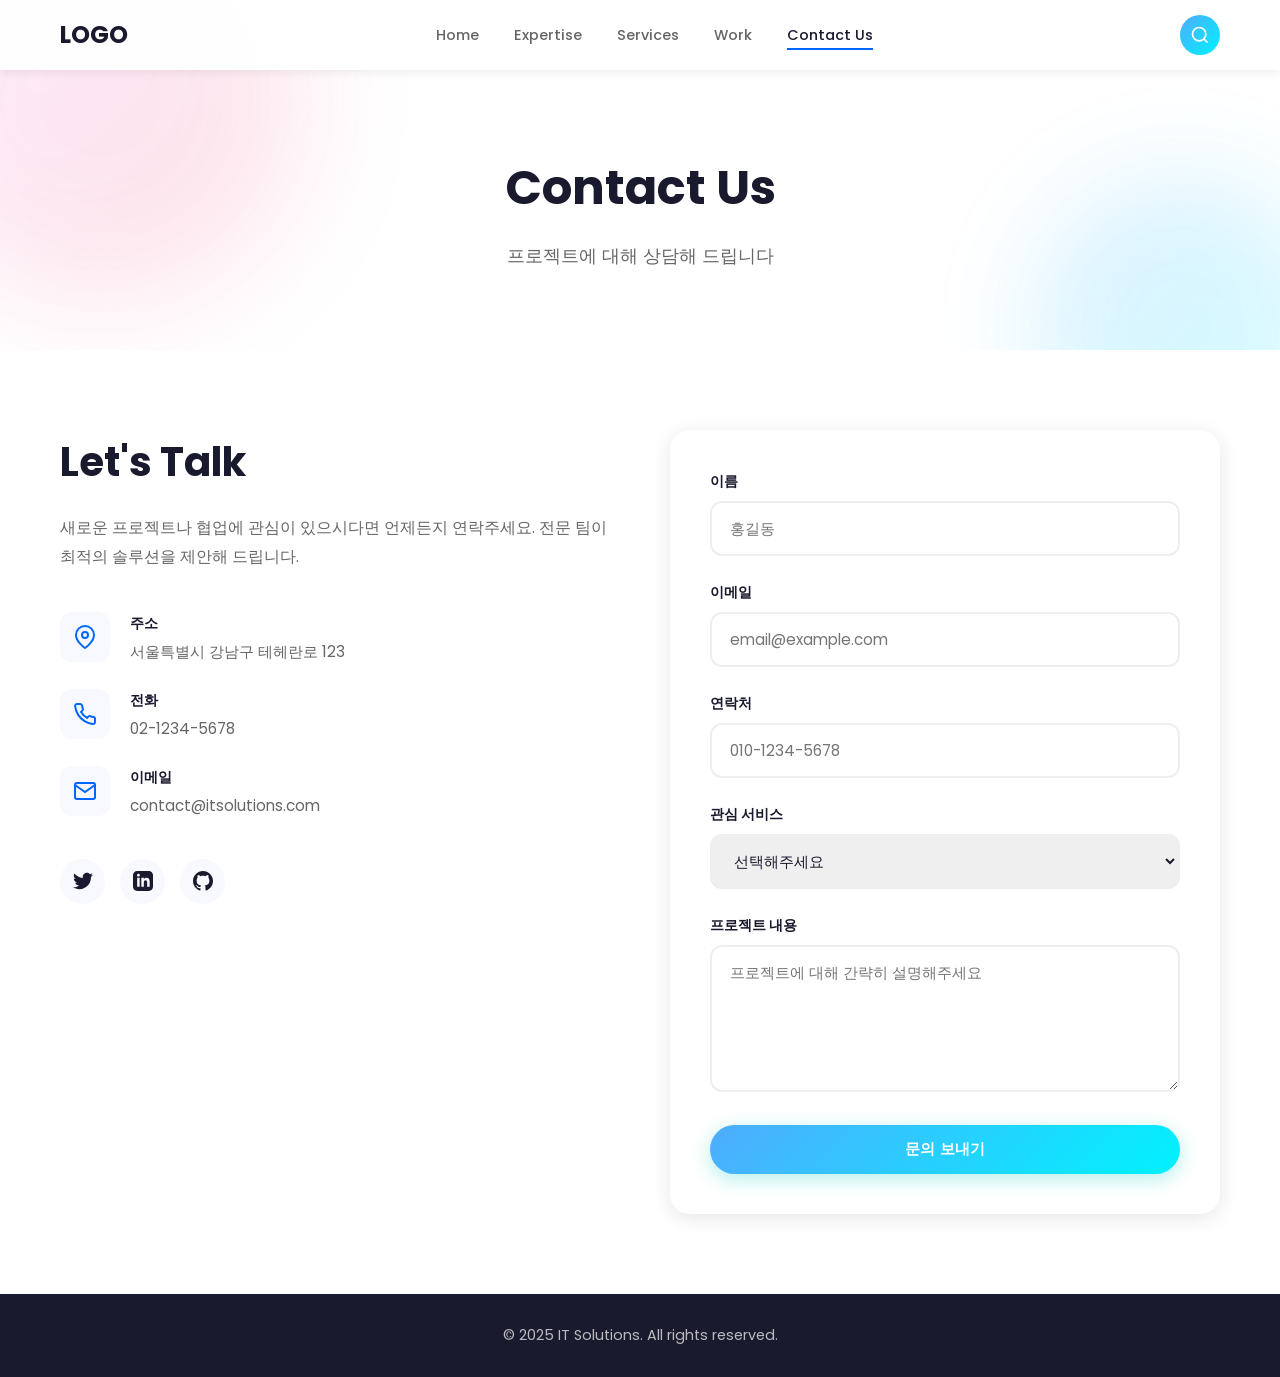
<file: contact.html>
<!DOCTYPE html>
<html lang="ko">
<head>
    <meta charset="UTF-8">
    <meta name="viewport" content="width=device-width, initial-scale=1.0">
    <title>Portfolio - Contact Us</title>
    <link rel="stylesheet" href="style.css">
    <link rel="preconnect" href="https://fonts.googleapis.com">
    <link rel="preconnect" href="https://fonts.gstatic.com" crossorigin>
    <link href="https://fonts.googleapis.com/css2?family=Poppins:wght@300;400;500;600;700;800&display=swap" rel="stylesheet">
</head>
<body>
    <!-- Header -->
    <header class="header">
        <div class="container">
            <a href="index.html" class="logo">LOGO</a>
            <nav class="nav">
                <ul class="nav-list">
                    <li><a href="index.html">Home</a></li>
                    <li><a href="expertise.html">Expertise</a></li>
                    <li><a href="services.html">Services</a></li>
                    <li><a href="work.html">Work</a></li>
                    <li><a href="contact.html" class="active">Contact Us</a></li>
                </ul>
            </nav>
            <button class="search-btn">
                <svg width="20" height="20" viewBox="0 0 24 24" fill="none" stroke="currentColor" stroke-width="2">
                    <circle cx="11" cy="11" r="8"></circle>
                    <path d="m21 21-4.35-4.35"></path>
                </svg>
            </button>
            <button class="mobile-menu-btn">
                <span></span>
                <span></span>
                <span></span>
            </button>
        </div>
    </header>

    <!-- Page Hero -->
    <section class="page-hero">
        <div class="hero-decoration">
            <div class="decoration-circle circle-1"></div>
            <div class="decoration-circle circle-2"></div>
        </div>
        <div class="container">
            <h1 class="page-title">Contact Us</h1>
            <p class="page-subtitle">프로젝트에 대해 상담해 드립니다</p>
        </div>
    </section>

    <!-- Contact Section -->
    <section class="contact-section">
        <div class="container">
            <div class="contact-wrapper">
                <div class="contact-info">
                    <h2>Let's Talk</h2>
                    <p>새로운 프로젝트나 협업에 관심이 있으시다면 언제든지 연락주세요. 전문 팀이 최적의 솔루션을 제안해 드립니다.</p>
                    
                    <div class="contact-details">
                        <div class="contact-item">
                            <div class="contact-icon">
                                <svg viewBox="0 0 24 24" fill="none" stroke="currentColor" stroke-width="2">
                                    <path d="M21 10c0 7-9 13-9 13s-9-6-9-13a9 9 0 0 1 18 0z"/>
                                    <circle cx="12" cy="10" r="3"/>
                                </svg>
                            </div>
                            <div>
                                <h4>주소</h4>
                                <p>서울특별시 강남구 테헤란로 123</p>
                            </div>
                        </div>
                        
                        <div class="contact-item">
                            <div class="contact-icon">
                                <svg viewBox="0 0 24 24" fill="none" stroke="currentColor" stroke-width="2">
                                    <path d="M22 16.92v3a2 2 0 0 1-2.18 2 19.79 19.79 0 0 1-8.63-3.07 19.5 19.5 0 0 1-6-6 19.79 19.79 0 0 1-3.07-8.67A2 2 0 0 1 4.11 2h3a2 2 0 0 1 2 1.72 12.84 12.84 0 0 0 .7 2.81 2 2 0 0 1-.45 2.11L8.09 9.91a16 16 0 0 0 6 6l1.27-1.27a2 2 0 0 1 2.11-.45 12.84 12.84 0 0 0 2.81.7A2 2 0 0 1 22 16.92z"/>
                                </svg>
                            </div>
                            <div>
                                <h4>전화</h4>
                                <p>02-1234-5678</p>
                            </div>
                        </div>
                        
                        <div class="contact-item">
                            <div class="contact-icon">
                                <svg viewBox="0 0 24 24" fill="none" stroke="currentColor" stroke-width="2">
                                    <path d="M4 4h16c1.1 0 2 .9 2 2v12c0 1.1-.9 2-2 2H4c-1.1 0-2-.9-2-2V6c0-1.1.9-2 2-2z"/>
                                    <polyline points="22,6 12,13 2,6"/>
                                </svg>
                            </div>
                            <div>
                                <h4>이메일</h4>
                                <p>contact@itsolutions.com</p>
                            </div>
                        </div>
                    </div>

                    <div class="social-links">
                        <a href="#" class="social-link">
                            <svg viewBox="0 0 24 24" fill="currentColor">
                                <path d="M24 4.557c-.883.392-1.832.656-2.828.775 1.017-.609 1.798-1.574 2.165-2.724-.951.564-2.005.974-3.127 1.195-.897-.957-2.178-1.555-3.594-1.555-3.179 0-5.515 2.966-4.797 6.045-4.091-.205-7.719-2.165-10.148-5.144-1.29 2.213-.669 5.108 1.523 6.574-.806-.026-1.566-.247-2.229-.616-.054 2.281 1.581 4.415 3.949 4.89-.693.188-1.452.232-2.224.084.626 1.956 2.444 3.379 4.6 3.419-2.07 1.623-4.678 2.348-7.29 2.04 2.179 1.397 4.768 2.212 7.548 2.212 9.142 0 14.307-7.721 13.995-14.646.962-.695 1.797-1.562 2.457-2.549z"/>
                            </svg>
                        </a>
                        <a href="#" class="social-link">
                            <svg viewBox="0 0 24 24" fill="currentColor">
                                <path d="M19 0h-14c-2.761 0-5 2.239-5 5v14c0 2.761 2.239 5 5 5h14c2.762 0 5-2.239 5-5v-14c0-2.761-2.238-5-5-5zm-11 19h-3v-11h3v11zm-1.5-12.268c-.966 0-1.75-.79-1.75-1.764s.784-1.764 1.75-1.764 1.75.79 1.75 1.764-.783 1.764-1.75 1.764zm13.5 12.268h-3v-5.604c0-3.368-4-3.113-4 0v5.604h-3v-11h3v1.765c1.396-2.586 7-2.777 7 2.476v6.759z"/>
                            </svg>
                        </a>
                        <a href="#" class="social-link">
                            <svg viewBox="0 0 24 24" fill="currentColor">
                                <path d="M12 0c-6.626 0-12 5.373-12 12 0 5.302 3.438 9.8 8.207 11.387.599.111.793-.261.793-.577v-2.234c-3.338.726-4.033-1.416-4.033-1.416-.546-1.387-1.333-1.756-1.333-1.756-1.089-.745.083-.729.083-.729 1.205.084 1.839 1.237 1.839 1.237 1.07 1.834 2.807 1.304 3.492.997.107-.775.418-1.305.762-1.604-2.665-.305-5.467-1.334-5.467-5.931 0-1.311.469-2.381 1.236-3.221-.124-.303-.535-1.524.117-3.176 0 0 1.008-.322 3.301 1.23.957-.266 1.983-.399 3.003-.404 1.02.005 2.047.138 3.006.404 2.291-1.552 3.297-1.23 3.297-1.23.653 1.653.242 2.874.118 3.176.77.84 1.235 1.911 1.235 3.221 0 4.609-2.807 5.624-5.479 5.921.43.372.823 1.102.823 2.222v3.293c0 .319.192.694.801.576 4.765-1.589 8.199-6.086 8.199-11.386 0-6.627-5.373-12-12-12z"/>
                            </svg>
                        </a>
                    </div>
                </div>

                <div class="contact-form-wrapper">
                    <form class="contact-form" id="contactForm">
                        <div class="form-group">
                            <label for="name">이름</label>
                            <input type="text" id="name" name="name" required placeholder="홍길동">
                        </div>
                        <div class="form-group">
                            <label for="email">이메일</label>
                            <input type="email" id="email" name="email" required placeholder="email@example.com">
                        </div>
                        <div class="form-group">
                            <label for="phone">연락처</label>
                            <input type="tel" id="phone" name="phone" placeholder="010-1234-5678">
                        </div>
                        <div class="form-group">
                            <label for="service">관심 서비스</label>
                            <select id="service" name="service">
                                <option value="">선택해주세요</option>
                                <option value="web">웹 개발</option>
                                <option value="mobile">모바일 앱 개발</option>
                                <option value="design">UI/UX 디자인</option>
                                <option value="security">서버 보안</option>
                                <option value="consulting">IT 컨설팅</option>
                            </select>
                        </div>
                        <div class="form-group">
                            <label for="message">프로젝트 내용</label>
                            <textarea id="message" name="message" rows="5" required placeholder="프로젝트에 대해 간략히 설명해주세요"></textarea>
                        </div>
                        <button type="submit" class="btn btn-primary btn-full">문의 보내기</button>
                    </form>
                </div>
            </div>
        </div>
    </section>

    <!-- Footer -->
    <footer class="footer">
        <div class="container">
            <p>&copy; 2025 IT Solutions. All rights reserved.</p>
        </div>
    </footer>

    <script src="main.js"></script>
</body>
</html>
</file>
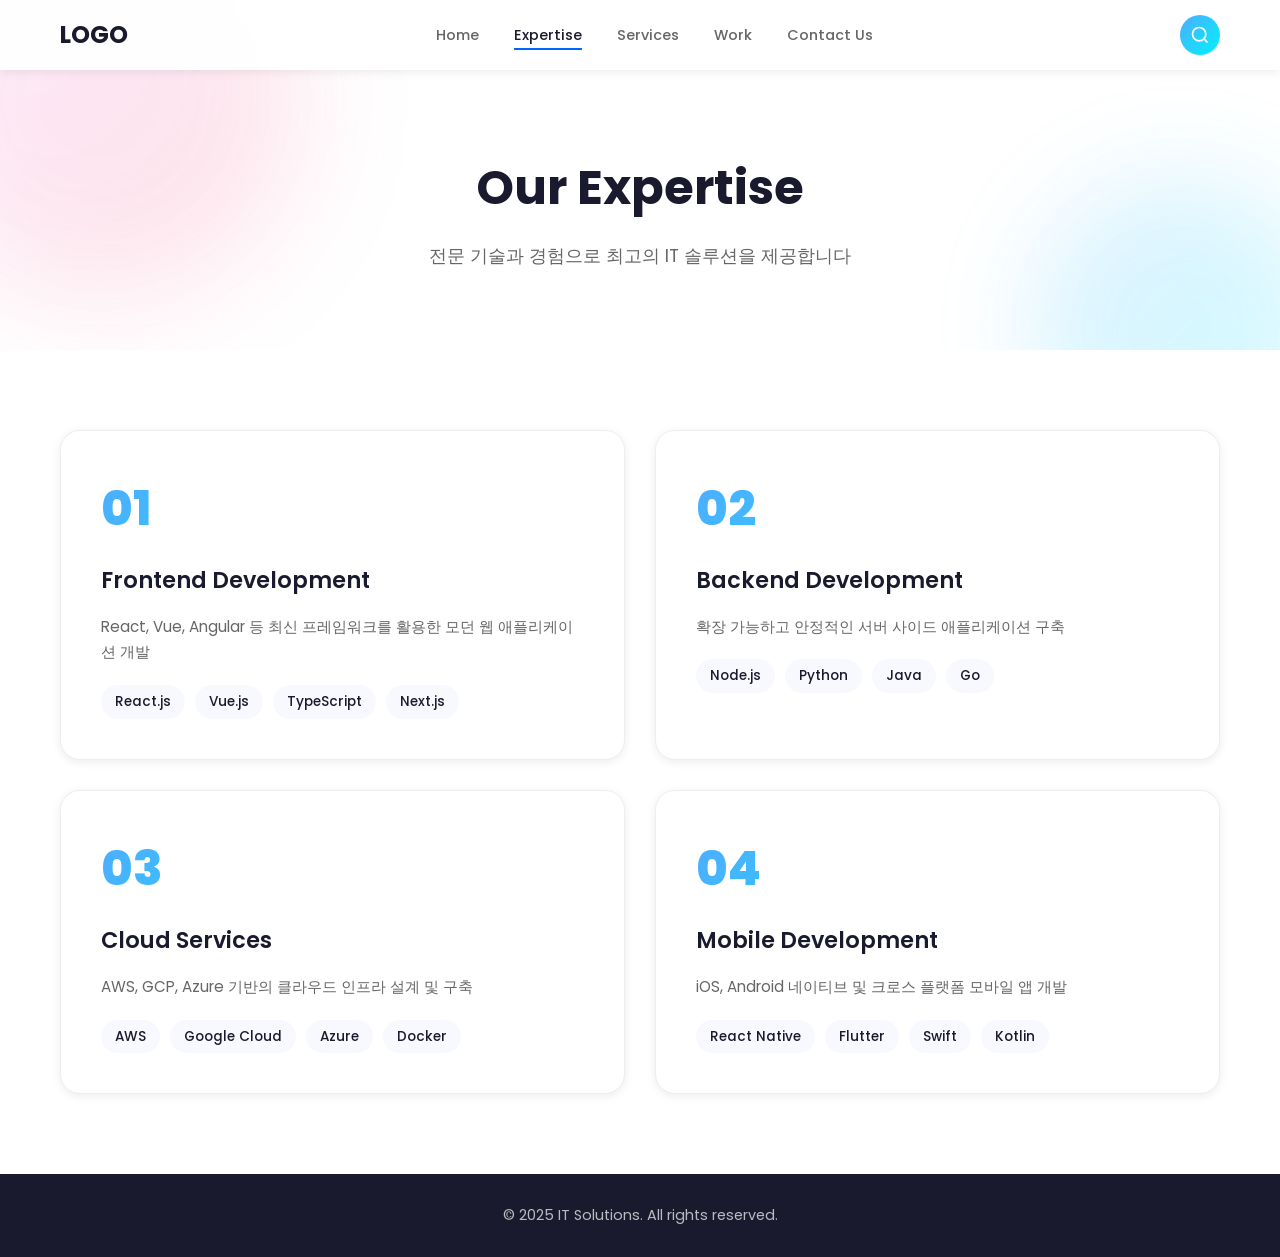
<file: expertise.html>
<!DOCTYPE html>
<html lang="ko">
<head>
    <meta charset="UTF-8">
    <meta name="viewport" content="width=device-width, initial-scale=1.0">
    <title>Portfolio - Expertise</title>
    <link rel="stylesheet" href="style.css">
    <link rel="preconnect" href="https://fonts.googleapis.com">
    <link rel="preconnect" href="https://fonts.gstatic.com" crossorigin>
    <link href="https://fonts.googleapis.com/css2?family=Poppins:wght@300;400;500;600;700;800&display=swap" rel="stylesheet">
</head>
<body>
    <!-- Header -->
    <header class="header">
        <div class="container">
            <a href="index.html" class="logo">LOGO</a>
            <nav class="nav">
                <ul class="nav-list">
                    <li><a href="index.html">Home</a></li>
                    <li><a href="expertise.html" class="active">Expertise</a></li>
                    <li><a href="services.html">Services</a></li>
                    <li><a href="work.html">Work</a></li>
                    <li><a href="contact.html">Contact Us</a></li>
                </ul>
            </nav>
            <button class="search-btn">
                <svg width="20" height="20" viewBox="0 0 24 24" fill="none" stroke="currentColor" stroke-width="2">
                    <circle cx="11" cy="11" r="8"></circle>
                    <path d="m21 21-4.35-4.35"></path>
                </svg>
            </button>
            <button class="mobile-menu-btn">
                <span></span>
                <span></span>
                <span></span>
            </button>
        </div>
    </header>

    <!-- Page Hero -->
    <section class="page-hero">
        <div class="hero-decoration">
            <div class="decoration-circle circle-1"></div>
            <div class="decoration-circle circle-2"></div>
        </div>
        <div class="container">
            <h1 class="page-title">Our Expertise</h1>
            <p class="page-subtitle">전문 기술과 경험으로 최고의 IT 솔루션을 제공합니다</p>
        </div>
    </section>

    <!-- Expertise Section -->
    <section class="expertise-section">
        <div class="container">
            <div class="expertise-grid">
                <div class="expertise-card">
                    <div class="expertise-number">01</div>
                    <h3>Frontend Development</h3>
                    <p>React, Vue, Angular 등 최신 프레임워크를 활용한 모던 웹 애플리케이션 개발</p>
                    <ul class="tech-list">
                        <li>React.js</li>
                        <li>Vue.js</li>
                        <li>TypeScript</li>
                        <li>Next.js</li>
                    </ul>
                </div>
                <div class="expertise-card">
                    <div class="expertise-number">02</div>
                    <h3>Backend Development</h3>
                    <p>확장 가능하고 안정적인 서버 사이드 애플리케이션 구축</p>
                    <ul class="tech-list">
                        <li>Node.js</li>
                        <li>Python</li>
                        <li>Java</li>
                        <li>Go</li>
                    </ul>
                </div>
                <div class="expertise-card">
                    <div class="expertise-number">03</div>
                    <h3>Cloud Services</h3>
                    <p>AWS, GCP, Azure 기반의 클라우드 인프라 설계 및 구축</p>
                    <ul class="tech-list">
                        <li>AWS</li>
                        <li>Google Cloud</li>
                        <li>Azure</li>
                        <li>Docker</li>
                    </ul>
                </div>
                <div class="expertise-card">
                    <div class="expertise-number">04</div>
                    <h3>Mobile Development</h3>
                    <p>iOS, Android 네이티브 및 크로스 플랫폼 모바일 앱 개발</p>
                    <ul class="tech-list">
                        <li>React Native</li>
                        <li>Flutter</li>
                        <li>Swift</li>
                        <li>Kotlin</li>
                    </ul>
                </div>
            </div>
        </div>
    </section>

    <!-- Footer -->
    <footer class="footer">
        <div class="container">
            <p>&copy; 2025 IT Solutions. All rights reserved.</p>
        </div>
    </footer>

    <script src="main.js"></script>
</body>
</html>
</file>
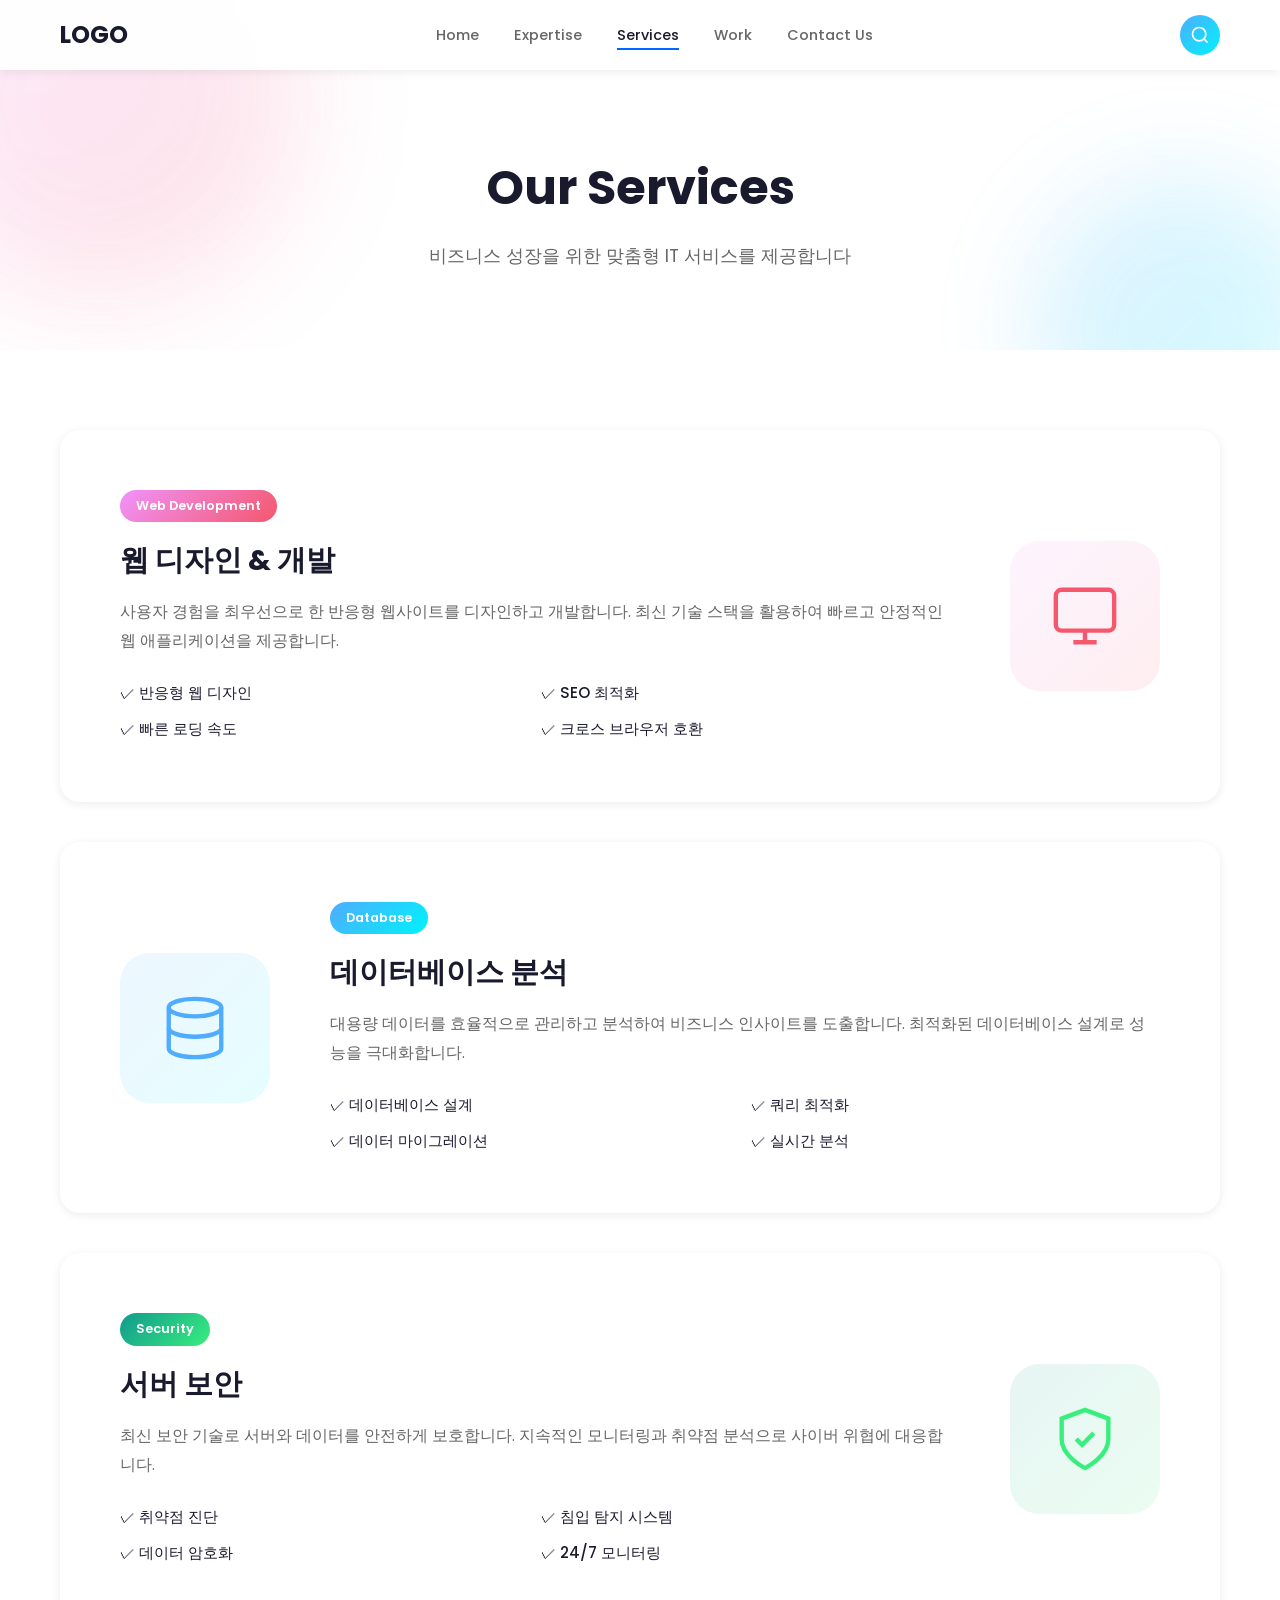
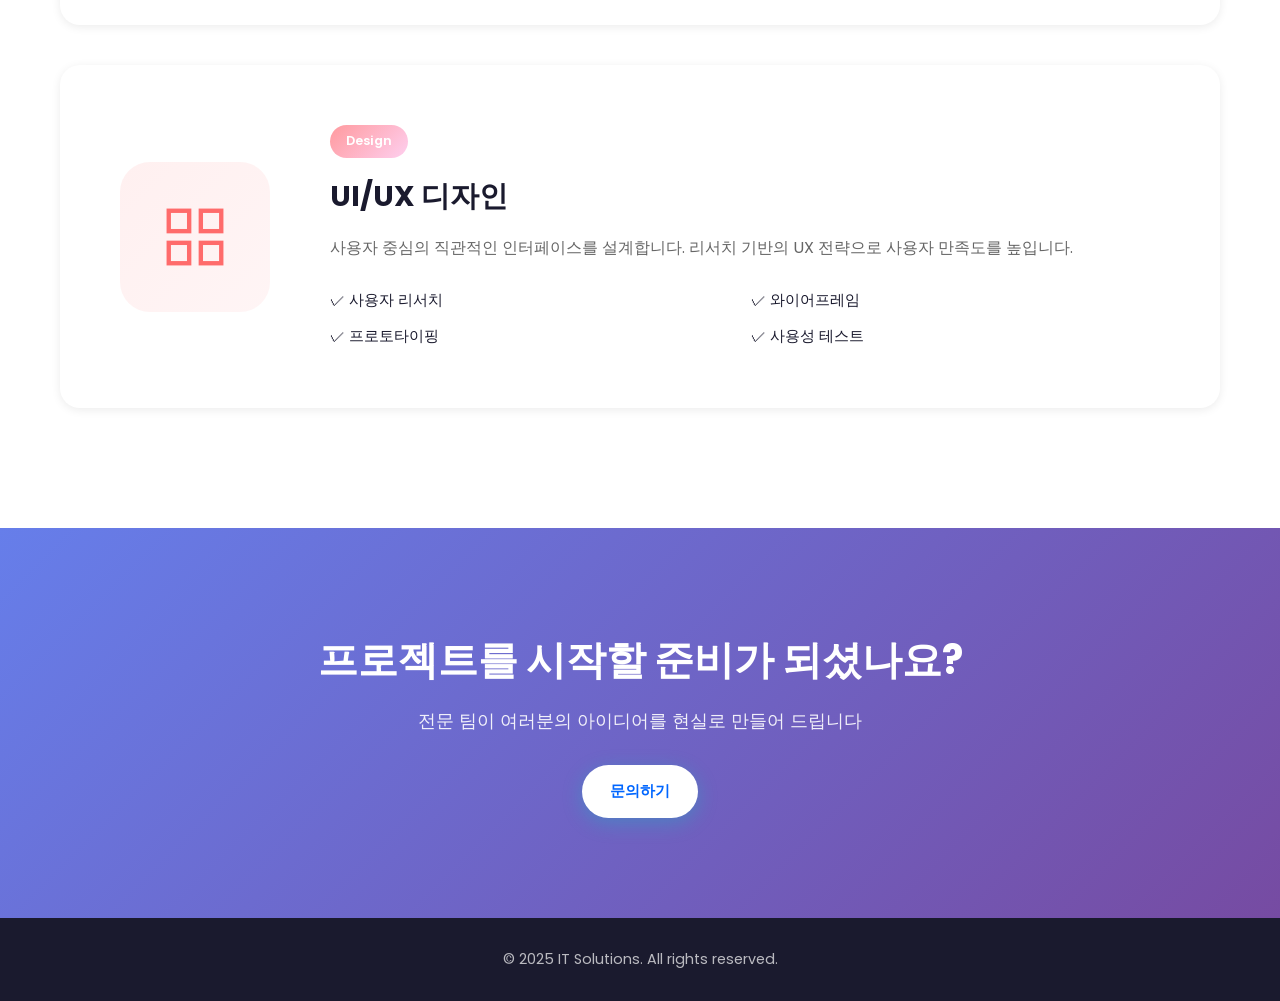
<file: services.html>
<!DOCTYPE html>
<html lang="ko">
<head>
    <meta charset="UTF-8">
    <meta name="viewport" content="width=device-width, initial-scale=1.0">
    <title>Portfolio - Services</title>
    <link rel="stylesheet" href="style.css">
    <link rel="preconnect" href="https://fonts.googleapis.com">
    <link rel="preconnect" href="https://fonts.gstatic.com" crossorigin>
    <link href="https://fonts.googleapis.com/css2?family=Poppins:wght@300;400;500;600;700;800&display=swap" rel="stylesheet">
</head>
<body>
    <!-- Header -->
    <header class="header">
        <div class="container">
            <a href="index.html" class="logo">LOGO</a>
            <nav class="nav">
                <ul class="nav-list">
                    <li><a href="index.html">Home</a></li>
                    <li><a href="expertise.html">Expertise</a></li>
                    <li><a href="services.html" class="active">Services</a></li>
                    <li><a href="work.html">Work</a></li>
                    <li><a href="contact.html">Contact Us</a></li>
                </ul>
            </nav>
            <button class="search-btn">
                <svg width="20" height="20" viewBox="0 0 24 24" fill="none" stroke="currentColor" stroke-width="2">
                    <circle cx="11" cy="11" r="8"></circle>
                    <path d="m21 21-4.35-4.35"></path>
                </svg>
            </button>
            <button class="mobile-menu-btn">
                <span></span>
                <span></span>
                <span></span>
            </button>
        </div>
    </header>

    <!-- Page Hero -->
    <section class="page-hero">
        <div class="hero-decoration">
            <div class="decoration-circle circle-1"></div>
            <div class="decoration-circle circle-2"></div>
        </div>
        <div class="container">
            <h1 class="page-title">Our Services</h1>
            <p class="page-subtitle">비즈니스 성장을 위한 맞춤형 IT 서비스를 제공합니다</p>
        </div>
    </section>

    <!-- Services Detail Section -->
    <section class="services-detail">
        <div class="container">
            <div class="service-detail-card">
                <div class="service-detail-content">
                    <span class="service-tag">Web Development</span>
                    <h2>웹 디자인 & 개발</h2>
                    <p>사용자 경험을 최우선으로 한 반응형 웹사이트를 디자인하고 개발합니다. 최신 기술 스택을 활용하여 빠르고 안정적인 웹 애플리케이션을 제공합니다.</p>
                    <ul class="service-features">
                        <li>✓ 반응형 웹 디자인</li>
                        <li>✓ SEO 최적화</li>
                        <li>✓ 빠른 로딩 속도</li>
                        <li>✓ 크로스 브라우저 호환</li>
                    </ul>
                </div>
                <div class="service-detail-icon">
                    <svg viewBox="0 0 24 24" fill="none" stroke="currentColor" stroke-width="1.5">
                        <rect x="2" y="3" width="20" height="14" rx="2"/>
                        <path d="M8 21h8M12 17v4"/>
                    </svg>
                </div>
            </div>

            <div class="service-detail-card reverse">
                <div class="service-detail-content">
                    <span class="service-tag blue">Database</span>
                    <h2>데이터베이스 분석</h2>
                    <p>대용량 데이터를 효율적으로 관리하고 분석하여 비즈니스 인사이트를 도출합니다. 최적화된 데이터베이스 설계로 성능을 극대화합니다.</p>
                    <ul class="service-features">
                        <li>✓ 데이터베이스 설계</li>
                        <li>✓ 쿼리 최적화</li>
                        <li>✓ 데이터 마이그레이션</li>
                        <li>✓ 실시간 분석</li>
                    </ul>
                </div>
                <div class="service-detail-icon blue">
                    <svg viewBox="0 0 24 24" fill="none" stroke="currentColor" stroke-width="1.5">
                        <ellipse cx="12" cy="5" rx="9" ry="3"/>
                        <path d="M3 5v7c0 1.66 4 3 9 3s9-1.34 9-3V5"/>
                        <path d="M3 12v7c0 1.66 4 3 9 3s9-1.34 9-3v-7"/>
                    </svg>
                </div>
            </div>

            <div class="service-detail-card">
                <div class="service-detail-content">
                    <span class="service-tag green">Security</span>
                    <h2>서버 보안</h2>
                    <p>최신 보안 기술로 서버와 데이터를 안전하게 보호합니다. 지속적인 모니터링과 취약점 분석으로 사이버 위협에 대응합니다.</p>
                    <ul class="service-features">
                        <li>✓ 취약점 진단</li>
                        <li>✓ 침입 탐지 시스템</li>
                        <li>✓ 데이터 암호화</li>
                        <li>✓ 24/7 모니터링</li>
                    </ul>
                </div>
                <div class="service-detail-icon green">
                    <svg viewBox="0 0 24 24" fill="none" stroke="currentColor" stroke-width="1.5">
                        <path d="M12 22s8-4 8-10V5l-8-3-8 3v7c0 6 8 10 8 10z"/>
                        <path d="m9 12 2 2 4-4"/>
                    </svg>
                </div>
            </div>

            <div class="service-detail-card reverse">
                <div class="service-detail-content">
                    <span class="service-tag orange">Design</span>
                    <h2>UI/UX 디자인</h2>
                    <p>사용자 중심의 직관적인 인터페이스를 설계합니다. 리서치 기반의 UX 전략으로 사용자 만족도를 높입니다.</p>
                    <ul class="service-features">
                        <li>✓ 사용자 리서치</li>
                        <li>✓ 와이어프레임</li>
                        <li>✓ 프로토타이핑</li>
                        <li>✓ 사용성 테스트</li>
                    </ul>
                </div>
                <div class="service-detail-icon orange">
                    <svg viewBox="0 0 24 24" fill="none" stroke="currentColor" stroke-width="1.5">
                        <rect x="3" y="3" width="7" height="7"/>
                        <rect x="14" y="3" width="7" height="7"/>
                        <rect x="3" y="14" width="7" height="7"/>
                        <rect x="14" y="14" width="7" height="7"/>
                    </svg>
                </div>
            </div>
        </div>
    </section>

    <!-- CTA Section -->
    <section class="cta-section">
        <div class="container">
            <h2>프로젝트를 시작할 준비가 되셨나요?</h2>
            <p>전문 팀이 여러분의 아이디어를 현실로 만들어 드립니다</p>
            <a href="contact.html" class="btn btn-primary">문의하기</a>
        </div>
    </section>

    <!-- Footer -->
    <footer class="footer">
        <div class="container">
            <p>&copy; 2025 IT Solutions. All rights reserved.</p>
        </div>
    </footer>

    <script src="main.js"></script>
</body>
</html>
</file>
<file: style.css>
/* ===============================================
   IT Solutions - Main Stylesheet
   =============================================== */

/* CSS Variables */
:root {
    --primary-gradient: linear-gradient(135deg, #667eea 0%, #764ba2 100%);
    --pink-gradient: linear-gradient(135deg, #f093fb 0%, #f5576c 100%);
    --cyan-gradient: linear-gradient(135deg, #4facfe 0%, #00f2fe 100%);
    --green-gradient: linear-gradient(135deg, #11998e 0%, #38ef7d 100%);
    --orange-gradient: linear-gradient(135deg, #f093fb 0%, #f5576c 100%);
    
    --primary-color: #0066ff;
    --primary-dark: #0052cc;
    --pink-color: #f5576c;
    --cyan-color: #00c9c8;
    --green-color: #38ef7d;
    --orange-color: #ff6b6b;
    
    --text-dark: #1a1a2e;
    --text-gray: #666;
    --text-light: #999;
    --bg-light: #f8f9ff;
    --white: #ffffff;
    
    --shadow-sm: 0 2px 10px rgba(0, 0, 0, 0.08);
    --shadow-md: 0 4px 20px rgba(0, 0, 0, 0.1);
    --shadow-lg: 0 10px 40px rgba(0, 0, 0, 0.15);
    
    --border-radius: 12px;
    --border-radius-lg: 20px;
    
    --transition: all 0.3s ease;
}

/* Reset & Base */
*, *::before, *::after {
    margin: 0;
    padding: 0;
    box-sizing: border-box;
}

html {
    scroll-behavior: smooth;
}

body {
    font-family: 'Poppins', -apple-system, BlinkMacSystemFont, sans-serif;
    color: var(--text-dark);
    line-height: 1.6;
    background: var(--white);
    overflow-x: hidden;
}

a {
    text-decoration: none;
    color: inherit;
    transition: var(--transition);
}

ul {
    list-style: none;
}

img {
    max-width: 100%;
    height: auto;
    display: block;
}

/* Container */
.container {
    width: 100%;
    max-width: 1200px;
    margin: 0 auto;
    padding: 0 20px;
}

/* ===============================================
   Header
   =============================================== */
.header {
    position: fixed;
    top: 0;
    left: 0;
    right: 0;
    z-index: 1000;
    background: rgba(255, 255, 255, 0.95);
    backdrop-filter: blur(10px);
    box-shadow: var(--shadow-sm);
}

.header .container {
    display: flex;
    align-items: center;
    justify-content: space-between;
    height: 70px;
}

.logo {
    font-size: 1.5rem;
    font-weight: 700;
    color: var(--text-dark);
}

.nav-list {
    display: flex;
    gap: 35px;
}

.nav-list a {
    font-size: 0.9rem;
    font-weight: 500;
    color: var(--text-gray);
    position: relative;
}

.nav-list a::after {
    content: '';
    position: absolute;
    bottom: -5px;
    left: 0;
    width: 0;
    height: 2px;
    background: var(--primary-color);
    transition: var(--transition);
}

.nav-list a:hover,
.nav-list a.active {
    color: var(--text-dark);
}

.nav-list a:hover::after,
.nav-list a.active::after {
    width: 100%;
}

.search-btn {
    display: flex;
    align-items: center;
    justify-content: center;
    width: 40px;
    height: 40px;
    border: none;
    border-radius: 50%;
    background: var(--cyan-gradient);
    color: var(--white);
    cursor: pointer;
    transition: var(--transition);
}

.search-btn:hover {
    transform: scale(1.1);
    box-shadow: 0 5px 20px rgba(0, 201, 200, 0.4);
}

.mobile-menu-btn {
    display: none;
    flex-direction: column;
    gap: 5px;
    padding: 5px;
    background: none;
    border: none;
    cursor: pointer;
}

.mobile-menu-btn span {
    display: block;
    width: 25px;
    height: 2px;
    background: var(--text-dark);
    transition: var(--transition);
}

/* ===============================================
   Hero Section
   =============================================== */
.hero {
    position: relative;
    min-height: 100vh;
    padding: 120px 0 80px;
    overflow: hidden;
}

.hero-decoration {
    position: absolute;
    top: 0;
    left: 0;
    right: 0;
    bottom: 0;
    pointer-events: none;
    z-index: 0;
}

.decoration-circle {
    position: absolute;
    border-radius: 50%;
    opacity: 0.6;
}

.circle-1 {
    width: 400px;
    height: 400px;
    background: linear-gradient(135deg, rgba(240, 147, 251, 0.3) 0%, rgba(245, 87, 108, 0.3) 100%);
    top: -100px;
    left: -100px;
    filter: blur(60px);
}

.circle-2 {
    width: 300px;
    height: 300px;
    background: linear-gradient(135deg, rgba(79, 172, 254, 0.3) 0%, rgba(0, 242, 254, 0.3) 100%);
    top: 50%;
    right: -50px;
    filter: blur(50px);
}

.circle-3 {
    width: 150px;
    height: 150px;
    background: var(--pink-gradient);
    top: 15%;
    right: 10%;
    filter: blur(0);
    opacity: 0.8;
}

.circle-4 {
    width: 200px;
    height: 200px;
    background: var(--cyan-gradient);
    bottom: 20%;
    left: 5%;
    filter: blur(40px);
}

.hero-container {
    position: relative;
    z-index: 1;
    display: grid;
    grid-template-columns: 1fr 1fr;
    gap: 60px;
    align-items: center;
    min-height: calc(100vh - 200px);
}

.hero-subtitle {
    display: inline-block;
    font-size: 1rem;
    font-weight: 500;
    background: var(--pink-gradient);
    -webkit-background-clip: text;
    -webkit-text-fill-color: transparent;
    background-clip: text;
    margin-bottom: 15px;
}

.hero-title {
    font-size: 3.5rem;
    font-weight: 700;
    line-height: 1.2;
    color: var(--text-dark);
    margin-bottom: 30px;
}

.btn {
    display: inline-flex;
    align-items: center;
    gap: 10px;
    padding: 14px 28px;
    border-radius: 30px;
    font-size: 0.95rem;
    font-weight: 600;
    border: none;
    cursor: pointer;
    transition: var(--transition);
}

.btn-primary {
    background: var(--cyan-gradient);
    color: var(--white);
    box-shadow: 0 5px 20px rgba(0, 201, 200, 0.3);
}

.btn-primary:hover {
    transform: translateY(-3px);
    box-shadow: 0 8px 30px rgba(0, 201, 200, 0.4);
}

.btn-full {
    width: 100%;
    justify-content: center;
}

.hero-image {
    display: flex;
    justify-content: center;
    align-items: center;
}

.hero-image-wrapper {
    position: relative;
    width: 100%;
    max-width: 450px;
}

.hero-image-wrapper::before {
    content: '';
    position: absolute;
    top: 50%;
    left: 50%;
    transform: translate(-50%, -50%);
    width: 90%;
    height: 90%;
    background: linear-gradient(135deg, #e8f4f8 0%, #f0f4f8 100%);
    border-radius: 50% 50% 50% 50% / 60% 60% 40% 40%;
    z-index: -1;
}

.hero-image-wrapper img {
    width: 100%;
    height: auto;
    border-radius: 20px;
    object-fit: cover;
}

/* ===============================================
   Services Section
   =============================================== */
.services {
    padding: 100px 0;
    background: var(--bg-light);
}

.section-header {
    text-align: center;
    margin-bottom: 60px;
}

.section-line {
    display: block;
    font-size: 0.9rem;
    color: var(--text-light);
    margin-bottom: 10px;
}

.section-title {
    font-size: 2.5rem;
    font-weight: 700;
    color: var(--text-dark);
    margin-bottom: 15px;
}

.section-desc {
    font-size: 0.95rem;
    color: var(--text-gray);
    line-height: 1.7;
}

.services-grid {
    display: grid;
    grid-template-columns: repeat(4, 1fr);
    gap: 25px;
}

.service-card {
    background: var(--white);
    padding: 35px 25px;
    border-radius: var(--border-radius-lg);
    text-align: center;
    transition: var(--transition);
    position: relative;
    overflow: hidden;
}

.service-card::before {
    content: '';
    position: absolute;
    top: 0;
    left: 0;
    right: 0;
    height: 4px;
    background: var(--pink-gradient);
    transform: scaleX(0);
    transition: var(--transition);
}

.service-card:hover {
    transform: translateY(-10px);
    box-shadow: var(--shadow-lg);
}

.service-card:hover::before {
    transform: scaleX(1);
}

.service-card.featured {
    background: var(--green-gradient);
    color: var(--white);
}

.service-card.featured::before {
    display: none;
}

.service-card.featured .service-icon {
    background: rgba(255, 255, 255, 0.2);
    color: var(--white);
}

.service-card.featured p {
    color: rgba(255, 255, 255, 0.9);
}

.service-icon {
    width: 70px;
    height: 70px;
    margin: 0 auto 20px;
    display: flex;
    align-items: center;
    justify-content: center;
    border-radius: 15px;
    background: linear-gradient(135deg, rgba(240, 147, 251, 0.1) 0%, rgba(245, 87, 108, 0.1) 100%);
    color: var(--pink-color);
}

.service-icon svg {
    width: 35px;
    height: 35px;
}

.service-icon.icon-blue {
    background: linear-gradient(135deg, rgba(79, 172, 254, 0.1) 0%, rgba(0, 242, 254, 0.1) 100%);
    color: #4facfe;
}

.service-icon.icon-green {
    background: linear-gradient(135deg, rgba(17, 153, 142, 0.1) 0%, rgba(56, 239, 125, 0.1) 100%);
    color: var(--green-color);
}

.service-icon.icon-orange {
    background: linear-gradient(135deg, rgba(255, 107, 107, 0.1) 0%, rgba(255, 154, 158, 0.1) 100%);
    color: var(--orange-color);
}

.service-card h3 {
    font-size: 1.1rem;
    font-weight: 600;
    margin-bottom: 12px;
}

.service-card p {
    font-size: 0.85rem;
    color: var(--text-gray);
    line-height: 1.6;
}

/* ===============================================
   Page Hero (Inner Pages)
   =============================================== */
.page-hero {
    position: relative;
    padding: 150px 0 80px;
    text-align: center;
    overflow: hidden;
}

.page-title {
    font-size: 3rem;
    font-weight: 700;
    color: var(--text-dark);
    margin-bottom: 15px;
}

.page-subtitle {
    font-size: 1.1rem;
    color: var(--text-gray);
}

/* ===============================================
   Expertise Section
   =============================================== */
.expertise-section {
    padding: 80px 0;
}

.expertise-grid {
    display: grid;
    grid-template-columns: repeat(2, 1fr);
    gap: 30px;
}

.expertise-card {
    background: var(--white);
    padding: 40px;
    border-radius: var(--border-radius-lg);
    box-shadow: var(--shadow-sm);
    transition: var(--transition);
    border: 1px solid #eee;
}

.expertise-card:hover {
    transform: translateY(-5px);
    box-shadow: var(--shadow-md);
    border-color: transparent;
}

.expertise-number {
    font-size: 3rem;
    font-weight: 800;
    background: var(--cyan-gradient);
    -webkit-background-clip: text;
    -webkit-text-fill-color: transparent;
    background-clip: text;
    margin-bottom: 15px;
}

.expertise-card h3 {
    font-size: 1.4rem;
    font-weight: 600;
    margin-bottom: 15px;
    color: var(--text-dark);
}

.expertise-card p {
    font-size: 0.95rem;
    color: var(--text-gray);
    margin-bottom: 20px;
    line-height: 1.7;
}

.tech-list {
    display: flex;
    flex-wrap: wrap;
    gap: 10px;
}

.tech-list li {
    padding: 6px 14px;
    background: var(--bg-light);
    border-radius: 20px;
    font-size: 0.85rem;
    color: var(--text-dark);
    font-weight: 500;
}

/* ===============================================
   Stats Section
   =============================================== */
.stats-section {
    padding: 80px 0;
    background: var(--bg-light);
}

.stats-grid {
    display: grid;
    grid-template-columns: repeat(4, 1fr);
    gap: 30px;
}

.stat-item {
    text-align: center;
}

.stat-number {
    display: block;
    font-size: 3rem;
    font-weight: 700;
    background: var(--primary-gradient);
    -webkit-background-clip: text;
    -webkit-text-fill-color: transparent;
    background-clip: text;
    margin-bottom: 10px;
}

.stat-label {
    font-size: 1rem;
    color: var(--text-gray);
}

/* ===============================================
   Services Detail Section
   =============================================== */
.services-detail {
    padding: 80px 0;
}

.service-detail-card {
    display: grid;
    grid-template-columns: 1fr auto;
    gap: 60px;
    align-items: center;
    padding: 60px;
    background: var(--white);
    border-radius: var(--border-radius-lg);
    box-shadow: var(--shadow-sm);
    margin-bottom: 40px;
    transition: var(--transition);
}

.service-detail-card:hover {
    box-shadow: var(--shadow-md);
}

.service-detail-card.reverse {
    grid-template-columns: auto 1fr;
}

.service-detail-card.reverse .service-detail-content {
    order: 2;
}

.service-detail-card.reverse .service-detail-icon {
    order: 1;
}

.service-tag {
    display: inline-block;
    padding: 6px 16px;
    background: var(--pink-gradient);
    color: var(--white);
    border-radius: 20px;
    font-size: 0.8rem;
    font-weight: 600;
    margin-bottom: 15px;
}

.service-tag.blue {
    background: var(--cyan-gradient);
}

.service-tag.green {
    background: var(--green-gradient);
}

.service-tag.orange {
    background: linear-gradient(135deg, #ff9a9e 0%, #fecfef 100%);
}

.service-detail-content h2 {
    font-size: 1.8rem;
    font-weight: 700;
    color: var(--text-dark);
    margin-bottom: 15px;
}

.service-detail-content p {
    font-size: 1rem;
    color: var(--text-gray);
    line-height: 1.8;
    margin-bottom: 25px;
}

.service-features {
    display: grid;
    grid-template-columns: repeat(2, 1fr);
    gap: 12px;
}

.service-features li {
    font-size: 0.95rem;
    color: var(--text-dark);
    font-weight: 500;
}

.service-detail-icon {
    width: 150px;
    height: 150px;
    display: flex;
    align-items: center;
    justify-content: center;
    background: linear-gradient(135deg, rgba(240, 147, 251, 0.1) 0%, rgba(245, 87, 108, 0.1) 100%);
    border-radius: 30px;
    color: var(--pink-color);
}

.service-detail-icon svg {
    width: 70px;
    height: 70px;
}

.service-detail-icon.blue {
    background: linear-gradient(135deg, rgba(79, 172, 254, 0.1) 0%, rgba(0, 242, 254, 0.1) 100%);
    color: #4facfe;
}

.service-detail-icon.green {
    background: linear-gradient(135deg, rgba(17, 153, 142, 0.1) 0%, rgba(56, 239, 125, 0.1) 100%);
    color: var(--green-color);
}

.service-detail-icon.orange {
    background: linear-gradient(135deg, rgba(255, 107, 107, 0.1) 0%, rgba(255, 154, 158, 0.1) 100%);
    color: var(--orange-color);
}

/* ===============================================
   CTA Section
   =============================================== */
.cta-section {
    padding: 100px 0;
    background: var(--primary-gradient);
    text-align: center;
}

.cta-section h2 {
    font-size: 2.5rem;
    font-weight: 700;
    color: var(--white);
    margin-bottom: 15px;
}

.cta-section p {
    font-size: 1.1rem;
    color: rgba(255, 255, 255, 0.9);
    margin-bottom: 30px;
}

.cta-section .btn-primary {
    background: var(--white);
    color: var(--primary-color);
}

.cta-section .btn-primary:hover {
    background: var(--white);
    box-shadow: 0 8px 30px rgba(0, 0, 0, 0.2);
}

/* ===============================================
   Portfolio Section
   =============================================== */
.portfolio-section {
    padding: 80px 0;
}

.portfolio-filter {
    display: flex;
    justify-content: center;
    gap: 15px;
    margin-bottom: 50px;
}

.filter-btn {
    padding: 10px 25px;
    background: transparent;
    border: 2px solid #eee;
    border-radius: 25px;
    font-size: 0.9rem;
    font-weight: 500;
    color: var(--text-gray);
    cursor: pointer;
    transition: var(--transition);
}

.filter-btn:hover,
.filter-btn.active {
    background: var(--cyan-gradient);
    border-color: transparent;
    color: var(--white);
}

.portfolio-grid {
    display: grid;
    grid-template-columns: repeat(3, 1fr);
    gap: 30px;
}

.portfolio-item {
    border-radius: var(--border-radius-lg);
    overflow: hidden;
}

.portfolio-image {
    position: relative;
    overflow: hidden;
}

.portfolio-image img {
    width: 100%;
    height: 250px;
    object-fit: cover;
    transition: var(--transition);
}

.portfolio-overlay {
    position: absolute;
    top: 0;
    left: 0;
    right: 0;
    bottom: 0;
    background: linear-gradient(to top, rgba(0, 0, 0, 0.8), transparent);
    display: flex;
    flex-direction: column;
    justify-content: flex-end;
    padding: 25px;
    opacity: 0;
    transition: var(--transition);
}

.portfolio-item:hover .portfolio-image img {
    transform: scale(1.1);
}

.portfolio-item:hover .portfolio-overlay {
    opacity: 1;
}

.portfolio-category {
    font-size: 0.8rem;
    color: var(--cyan-color);
    font-weight: 600;
    margin-bottom: 8px;
}

.portfolio-overlay h3 {
    font-size: 1.2rem;
    color: var(--white);
    font-weight: 600;
    margin-bottom: 5px;
}

.portfolio-overlay p {
    font-size: 0.9rem;
    color: rgba(255, 255, 255, 0.8);
}

/* ===============================================
   Clients Section
   =============================================== */
.clients-section {
    padding: 80px 0;
    background: var(--bg-light);
}

.clients-section .section-title {
    text-align: center;
    margin-bottom: 50px;
}

.clients-grid {
    display: flex;
    justify-content: center;
    align-items: center;
    gap: 60px;
    flex-wrap: wrap;
}

.client-logo {
    font-size: 1.2rem;
    font-weight: 600;
    color: var(--text-light);
    opacity: 0.6;
    transition: var(--transition);
}

.client-logo:hover {
    opacity: 1;
    color: var(--text-dark);
}

/* ===============================================
   Contact Section
   =============================================== */
.contact-section {
    padding: 80px 0;
}

.contact-wrapper {
    display: grid;
    grid-template-columns: 1fr 1fr;
    gap: 60px;
}

.contact-info h2 {
    font-size: 2.5rem;
    font-weight: 700;
    color: var(--text-dark);
    margin-bottom: 20px;
}

.contact-info > p {
    font-size: 1rem;
    color: var(--text-gray);
    line-height: 1.8;
    margin-bottom: 40px;
}

.contact-details {
    margin-bottom: 40px;
}

.contact-item {
    display: flex;
    gap: 20px;
    margin-bottom: 25px;
}

.contact-icon {
    width: 50px;
    height: 50px;
    display: flex;
    align-items: center;
    justify-content: center;
    background: var(--bg-light);
    border-radius: 12px;
    color: var(--primary-color);
    flex-shrink: 0;
}

.contact-icon svg {
    width: 24px;
    height: 24px;
}

.contact-item h4 {
    font-size: 0.9rem;
    font-weight: 600;
    color: var(--text-dark);
    margin-bottom: 5px;
}

.contact-item p {
    font-size: 0.95rem;
    color: var(--text-gray);
}

.social-links {
    display: flex;
    gap: 15px;
}

.social-link {
    width: 45px;
    height: 45px;
    display: flex;
    align-items: center;
    justify-content: center;
    background: var(--bg-light);
    border-radius: 50%;
    color: var(--text-dark);
    transition: var(--transition);
}

.social-link:hover {
    background: var(--cyan-gradient);
    color: var(--white);
    transform: translateY(-3px);
}

.social-link svg {
    width: 20px;
    height: 20px;
}

.contact-form-wrapper {
    background: var(--white);
    padding: 40px;
    border-radius: var(--border-radius-lg);
    box-shadow: var(--shadow-md);
}

.form-group {
    margin-bottom: 25px;
}

.form-group label {
    display: block;
    font-size: 0.9rem;
    font-weight: 600;
    color: var(--text-dark);
    margin-bottom: 8px;
}

.form-group input,
.form-group select,
.form-group textarea {
    width: 100%;
    padding: 14px 18px;
    border: 2px solid #eee;
    border-radius: var(--border-radius);
    font-size: 0.95rem;
    font-family: inherit;
    color: var(--text-dark);
    transition: var(--transition);
}

.form-group input:focus,
.form-group select:focus,
.form-group textarea:focus {
    outline: none;
    border-color: var(--cyan-color);
}

.form-group textarea {
    resize: vertical;
    min-height: 120px;
}

/* ===============================================
   Footer
   =============================================== */
.footer {
    padding: 30px 0;
    background: var(--text-dark);
    text-align: center;
}

.footer p {
    font-size: 0.9rem;
    color: rgba(255, 255, 255, 0.7);
}

/* ===============================================
   Mobile Menu
   =============================================== */
.nav.active {
    display: block;
    position: fixed;
    top: 70px;
    left: 0;
    right: 0;
    background: var(--white);
    padding: 20px;
    box-shadow: var(--shadow-md);
}

.nav.active .nav-list {
    flex-direction: column;
    gap: 0;
}

.nav.active .nav-list li {
    border-bottom: 1px solid #eee;
}

.nav.active .nav-list a {
    display: block;
    padding: 15px 0;
}

.mobile-menu-btn.active span:nth-child(1) {
    transform: rotate(45deg) translate(5px, 5px);
}

.mobile-menu-btn.active span:nth-child(2) {
    opacity: 0;
}

.mobile-menu-btn.active span:nth-child(3) {
    transform: rotate(-45deg) translate(5px, -5px);
}

/* ===============================================
   Animations
   =============================================== */
@keyframes fadeInUp {
    from {
        opacity: 0;
        transform: translateY(30px);
    }
    to {
        opacity: 1;
        transform: translateY(0);
    }
}

@keyframes float {
    0%, 100% {
        transform: translateY(0);
    }
    50% {
        transform: translateY(-20px);
    }
}

.hero-content {
    animation: fadeInUp 0.8s ease forwards;
}

.hero-image {
    animation: fadeInUp 0.8s ease 0.2s forwards;
    opacity: 0;
    animation-fill-mode: forwards;
}

.service-card {
    animation: fadeInUp 0.6s ease forwards;
    opacity: 0;
}

.service-card:nth-child(1) { animation-delay: 0.1s; }
.service-card:nth-child(2) { animation-delay: 0.2s; }
.service-card:nth-child(3) { animation-delay: 0.3s; }
.service-card:nth-child(4) { animation-delay: 0.4s; }

.circle-3 {
    animation: float 6s ease-in-out infinite;
}

/* ===============================================
   Responsive Styles
   =============================================== */

/* Tablet */
@media (max-width: 1024px) {
    .hero-title {
        font-size: 2.8rem;
    }
    
    .services-grid {
        grid-template-columns: repeat(2, 1fr);
    }
    
    .portfolio-grid {
        grid-template-columns: repeat(2, 1fr);
    }
    
    .stats-grid {
        grid-template-columns: repeat(2, 1fr);
        gap: 40px;
    }
    
    .service-detail-card {
        padding: 40px;
        gap: 40px;
    }
    
    .service-detail-icon {
        width: 120px;
        height: 120px;
    }
    
    .service-detail-icon svg {
        width: 50px;
        height: 50px;
    }
}

/* Mobile */
@media (max-width: 768px) {
    .nav {
        display: none;
    }
    
    .mobile-menu-btn {
        display: flex;
    }
    
    .search-btn {
        margin-right: 10px;
    }
    
    .hero-container {
        grid-template-columns: 1fr;
        text-align: center;
        gap: 40px;
    }
    
    .hero-title {
        font-size: 2.2rem;
    }
    
    .hero-image {
        order: -1;
    }
    
    .hero-image-wrapper {
        max-width: 300px;
    }
    
    .services-grid {
        grid-template-columns: 1fr;
        max-width: 400px;
        margin: 0 auto;
    }
    
    .section-title {
        font-size: 2rem;
    }
    
    .expertise-grid {
        grid-template-columns: 1fr;
    }
    
    .stats-grid {
        grid-template-columns: 1fr 1fr;
    }
    
    .stat-number {
        font-size: 2.2rem;
    }
    
    .service-detail-card {
        grid-template-columns: 1fr;
        text-align: center;
        padding: 30px;
    }
    
    .service-detail-card.reverse {
        grid-template-columns: 1fr;
    }
    
    .service-detail-card.reverse .service-detail-content,
    .service-detail-card.reverse .service-detail-icon {
        order: unset;
    }
    
    .service-detail-icon {
        margin: 0 auto 30px;
    }
    
    .service-features {
        grid-template-columns: 1fr;
        text-align: left;
    }
    
    .portfolio-filter {
        flex-wrap: wrap;
    }
    
    .portfolio-grid {
        grid-template-columns: 1fr;
        max-width: 400px;
        margin: 0 auto;
    }
    
    .contact-wrapper {
        grid-template-columns: 1fr;
        gap: 40px;
    }
    
    .contact-form-wrapper {
        padding: 30px 20px;
    }
    
    .cta-section h2 {
        font-size: 1.8rem;
    }
    
    .page-title {
        font-size: 2.2rem;
    }
    
    .clients-grid {
        gap: 30px;
    }
}

/* Small Mobile */
@media (max-width: 480px) {
    .container {
        padding: 0 15px;
    }
    
    .hero {
        padding: 100px 0 60px;
    }
    
    .hero-title {
        font-size: 1.8rem;
    }
    
    .btn {
        padding: 12px 24px;
        font-size: 0.9rem;
    }
    
    .section-title {
        font-size: 1.6rem;
    }
    
    .stats-grid {
        gap: 30px;
    }
    
    .stat-number {
        font-size: 1.8rem;
    }
    
    .expertise-card {
        padding: 25px;
    }
    
    .expertise-number {
        font-size: 2rem;
    }
    
    .filter-btn {
        padding: 8px 18px;
        font-size: 0.85rem;
    }
}
</file>
